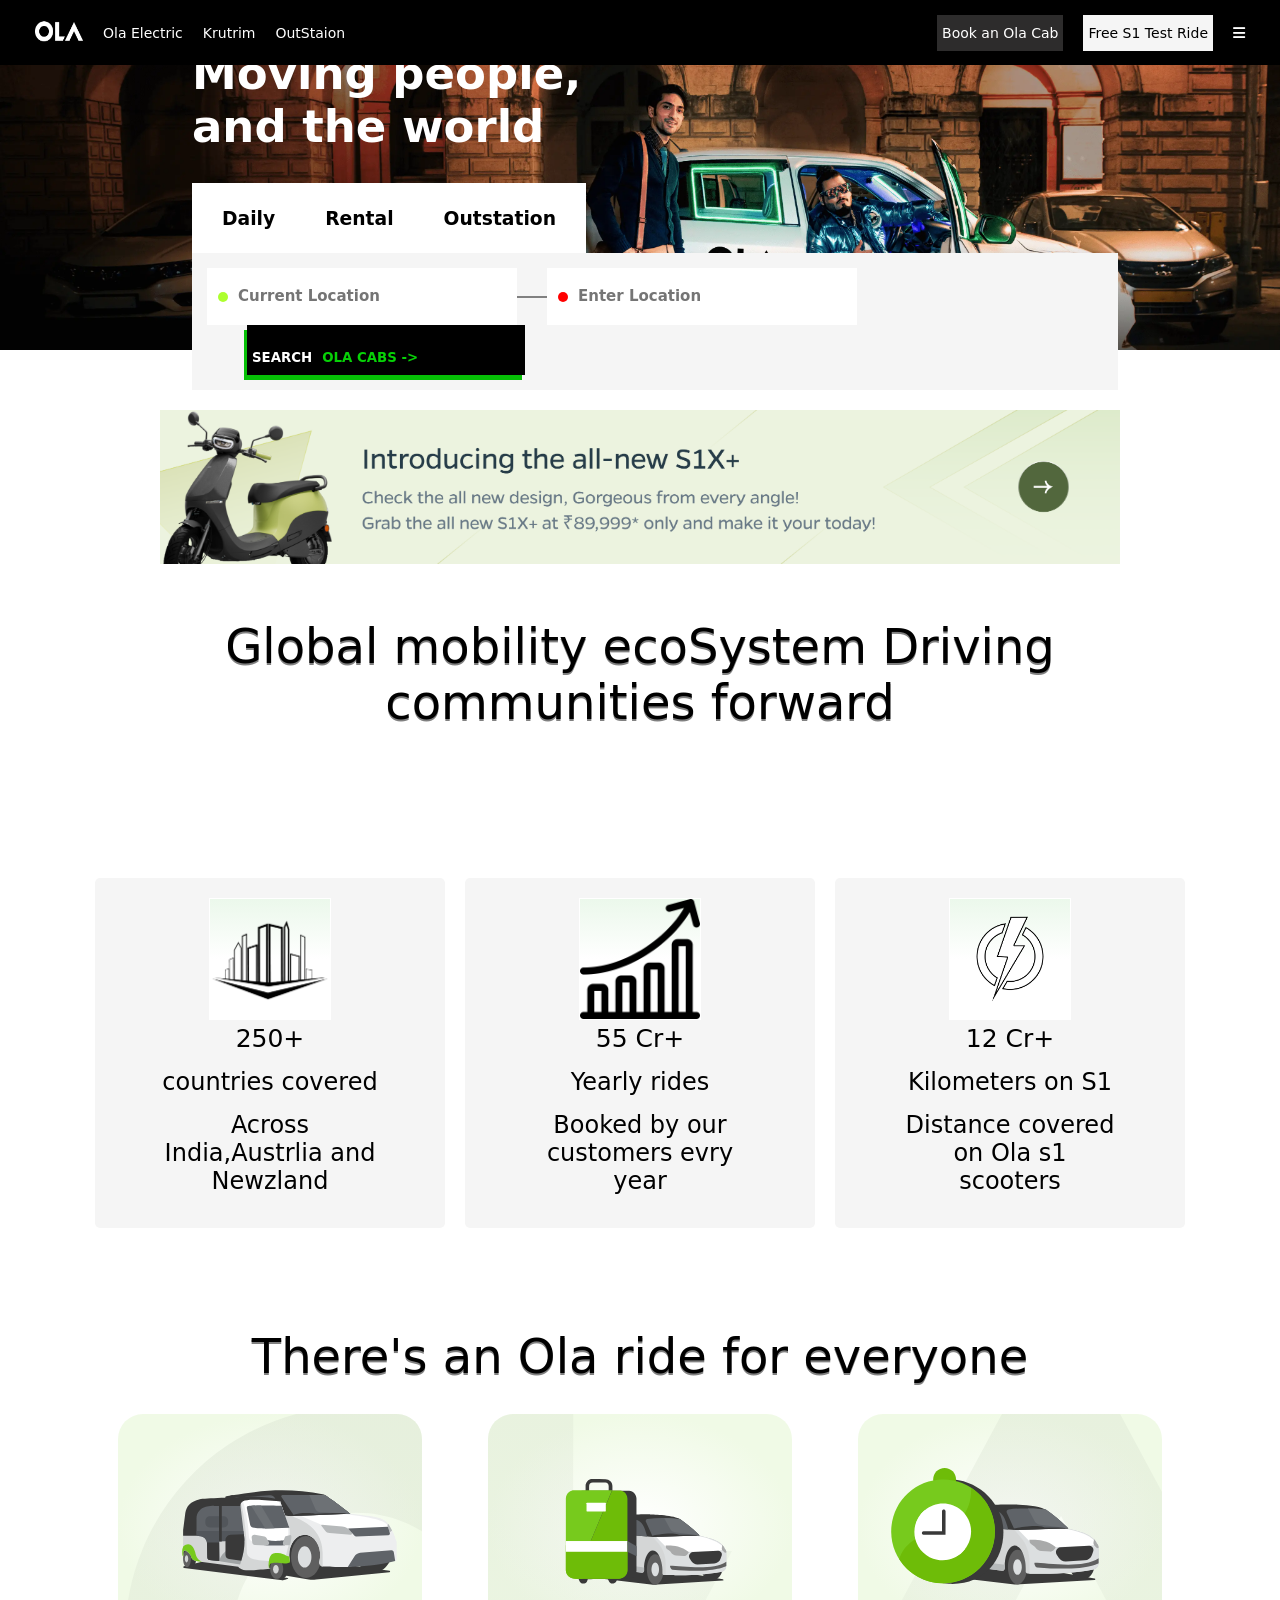
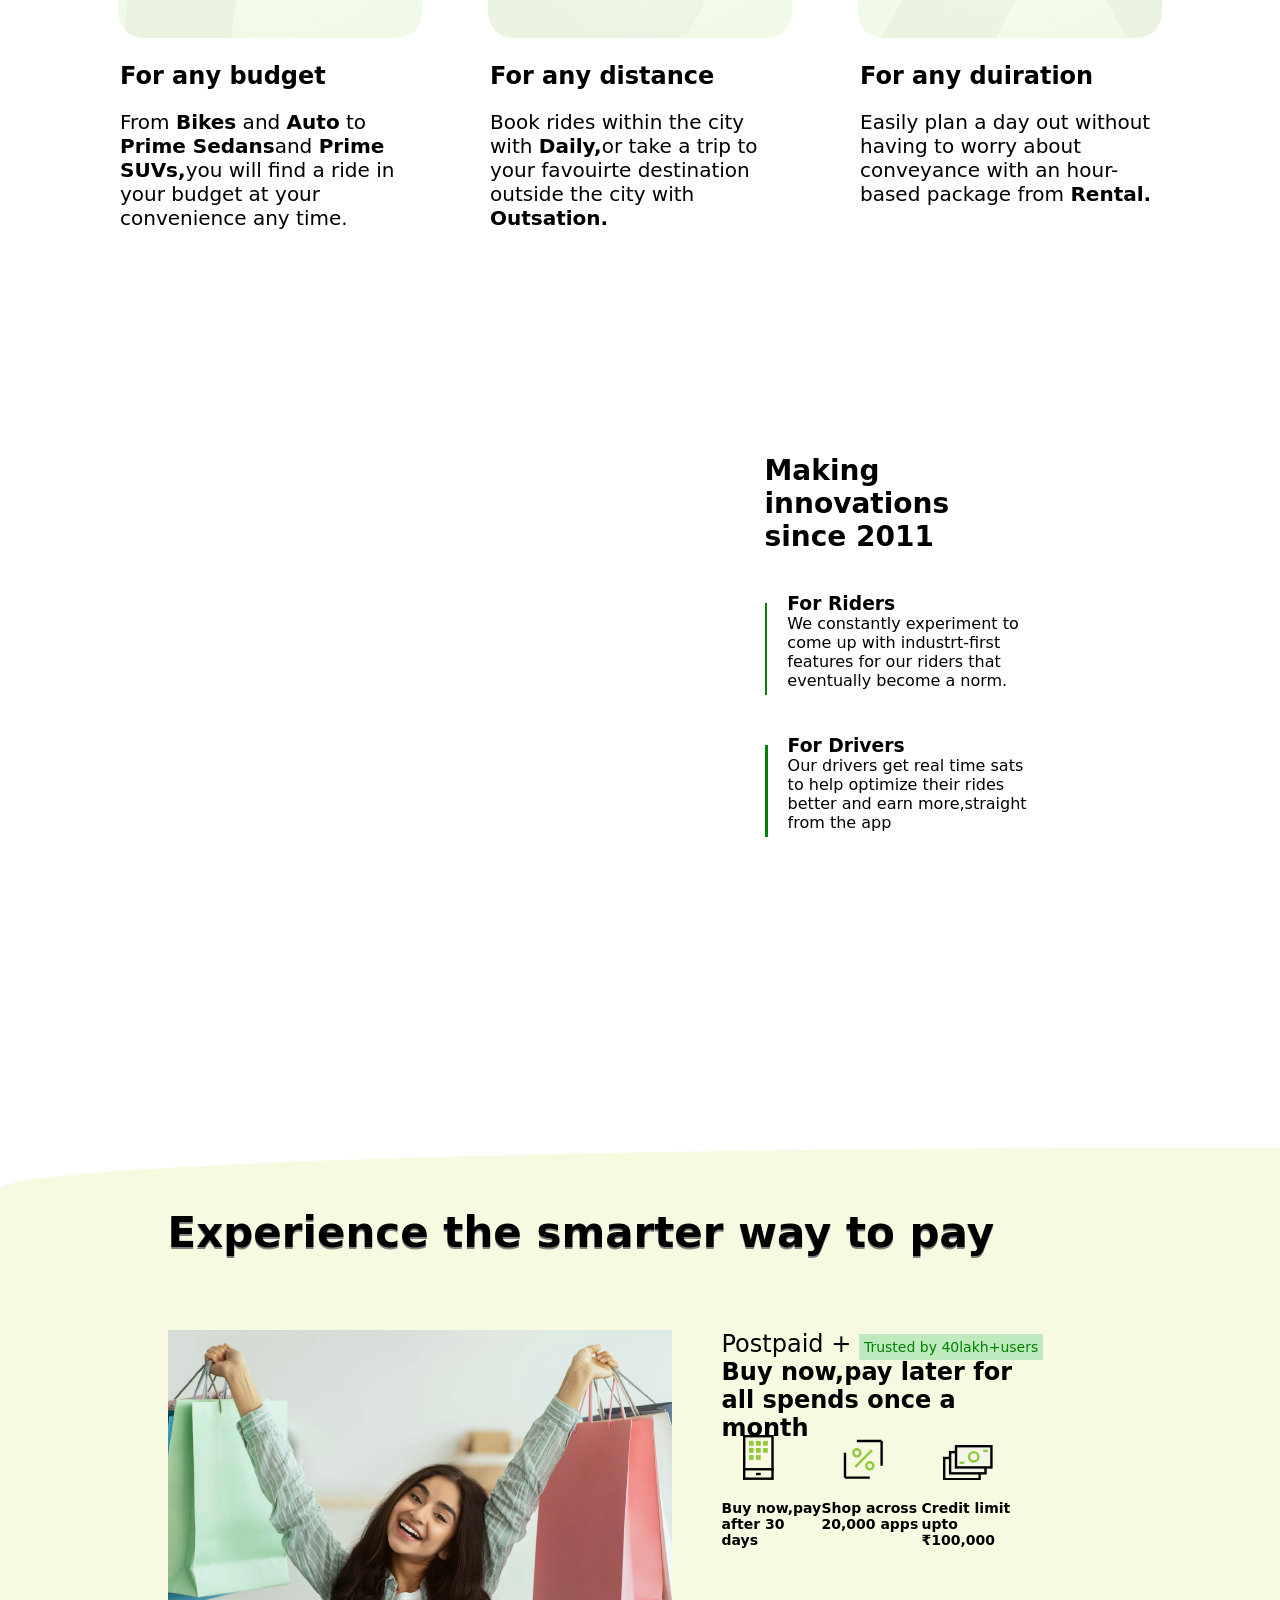
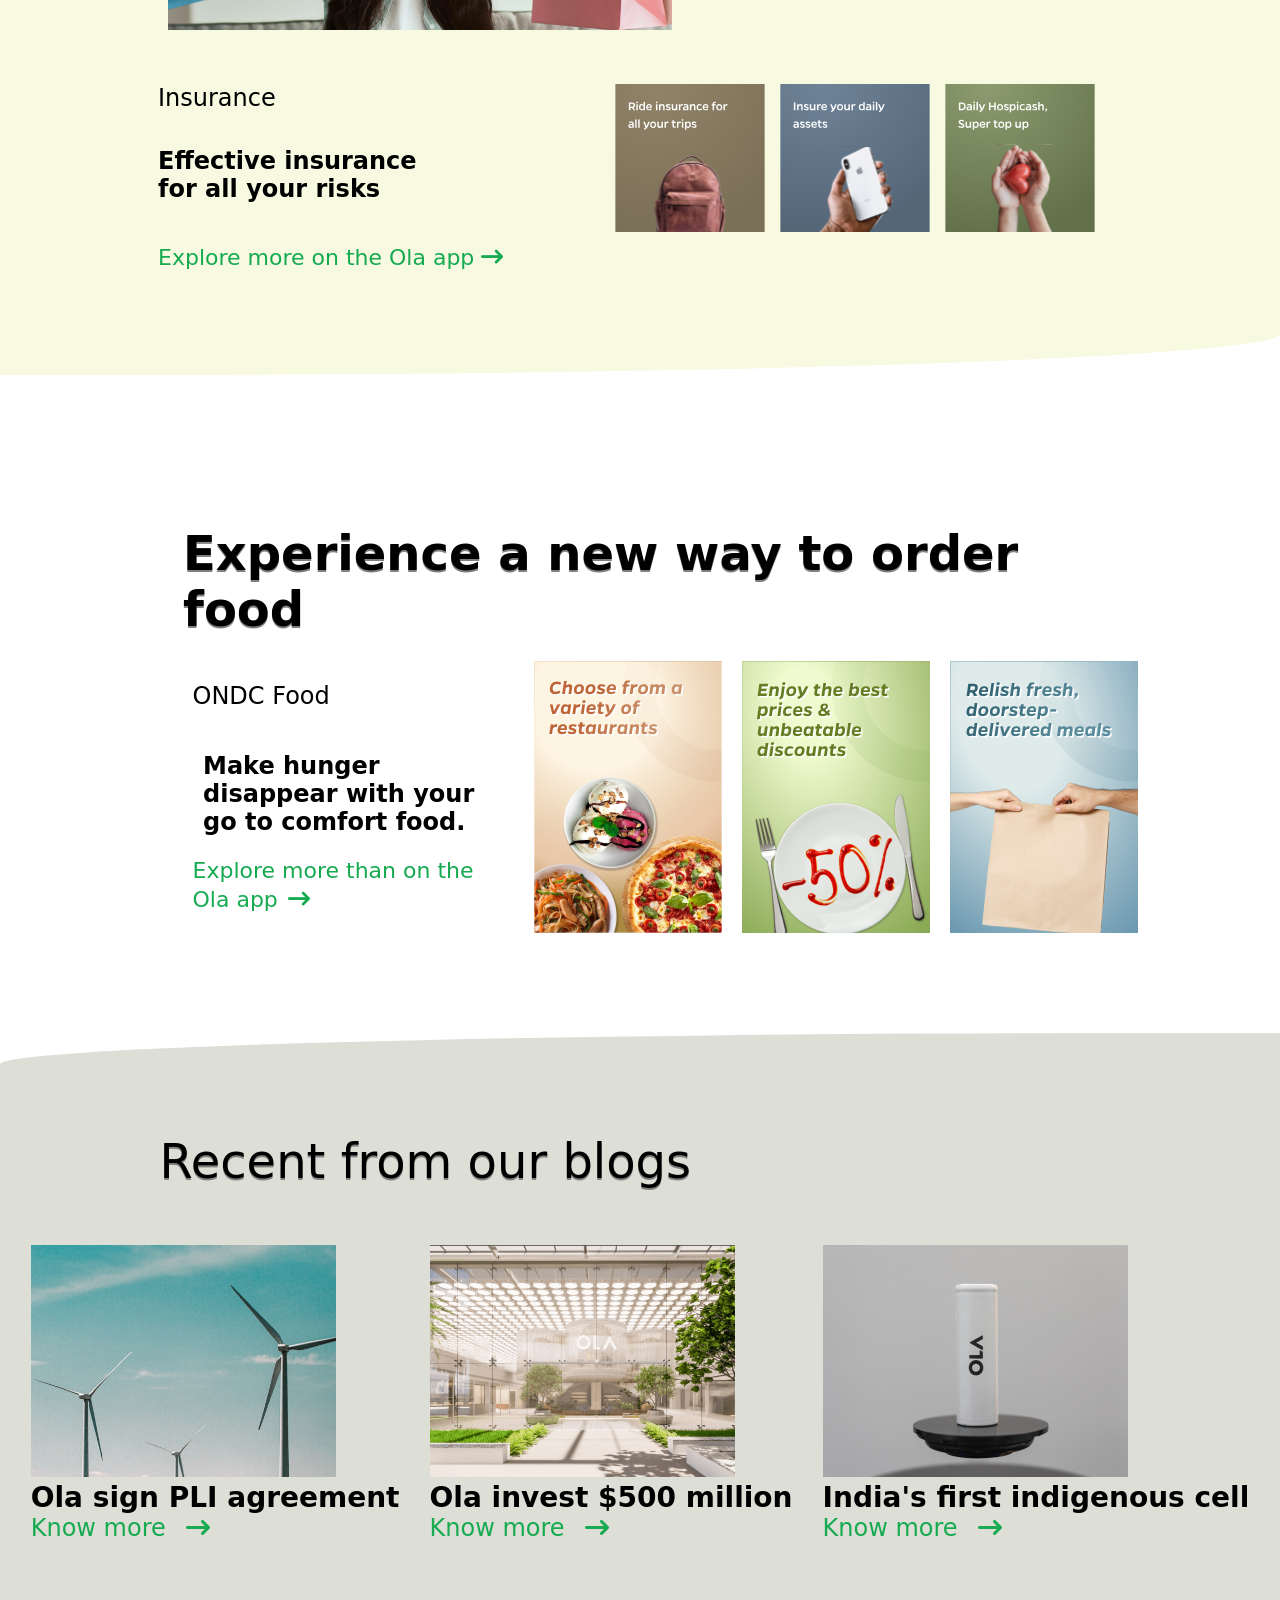
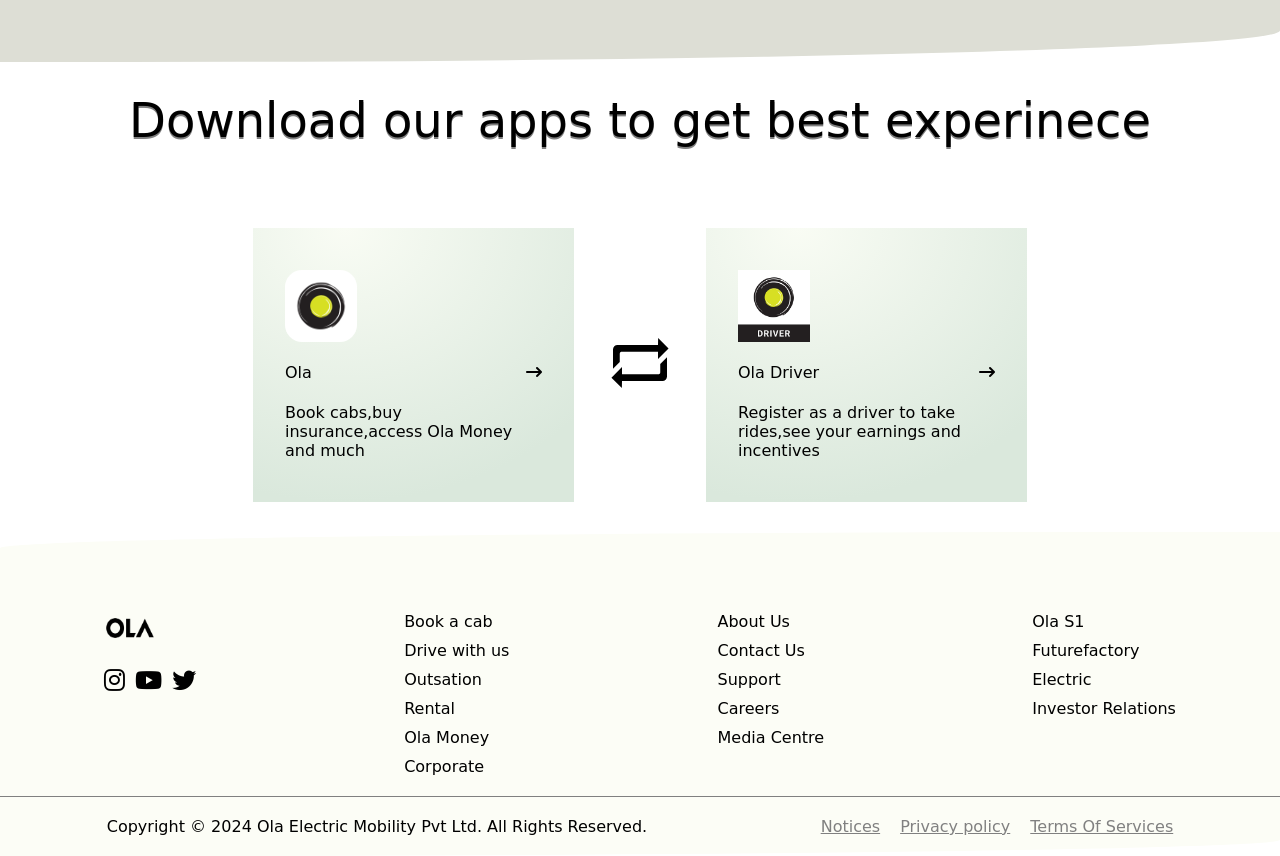
<file: public/index.html>
<!DOCTYPE html>
<html lang="en">
<head>
    <meta charset="UTF-8">
    <meta name="viewport" content="width=device-width, initial-scale=1.0">
    <title>Book cabs Nearby at Best Price</title>
    <link rel="shortcut icon" href="./image/Ola-Cabs-Symbol.png" type="image/x-icon">
    <link rel="stylesheet" href="https://cdnjs.cloudflare.com/ajax/libs/font-awesome/6.5.1/css/all.min.css" />
    <link rel="stylesheet" href="home.css">
</head>
<body>
    <header>
        <!-- mobile view navbar -->
         <div class="hide-navbar">
            <a href="#" class="close-navbar">x</a>
            <a href="#">Book an Ola Cab</a>
            <a href="#">Drive with Ola</a>
            <a href="#">Ola S1</a>
            <a href="olaElectric.html">Ola Electric</a>
            <a href="#">Krutrim</a>
            <a href="#">Outstation</a>
            <a href="#">Ola Future Factory</a>
            <a href="#">Ola Corporate</a>
            <a href="#">Ola Foundation</a>
            <a href="#">Support</a>
         </div>
         <!-- mobile -->
          <div class="mobile-video-clip">
            <video src="./image/banner-video-mob.mp4" autoplay muted loop></video>
          </div>
        <!-- navigation -->

         
        <div class="navabar">
            <div class="containers container1">
                <a href="index.html"><img src="./image/white_ola_logo.png" height="29px" width="48px"></a>
                
                    <a href="olaElectric.html" target="_self" >Ola Electric</a>
                    <a href="#">Krutrim</a>
                    <a href="#">OutStaion</a>
                
            </div>
            <div class=" containers container2">
                <a href="#" class="book_button">Book an Ola Cab</a>
                <a href="#" class="test_ride">Free S1 Test Ride</a>
                <a href="#" class="toggle-bar"><i class="fa-solid fa-bars"></i></a>
            </div>
        </div>

        <div class="header-main">

        
            <div class="booking-info">
                <div class="booking-heading">
                    <h1>Moving people,
                        <br> and the world</h1>
                </div>
                <div class="booking">
    
               
                    <!-- booking tab -->
                    <div class="booking-type">
                        <a href="#"> <h3 class="daily-book">Daily</h3></a>
                        <a href="#"> <h3>Rental</h3></a>
                        <a href="#"><h3>Outstation</h3></a> 
                     </div>
    
                     <!-- booking-timing -->
                     <div class="booking-detail">
                        <div class="daily">
                           
                            <div class="booking-input">
                                <div class="input-boxes">
                                    <span class="green_dot"></span>
                                    <input type="text" placeholder="Current Location">
                                 </div>
                                 
                                 <div class="connect-line"></div>
            
                                 <div class="input-boxes">
                                    <span class="red-dot"></span>
                                    <input type="text" placeholder="Enter Location">
                                 </div>
                                 <button type="submit"><span class="s1" style="color: white;">SEARCH</span> <span class="s2" style="color: rgb(7, 209, 7);">OLA CABS -></span></button>
                            </div>
                        </div>
                   
                        <div class="rental">
                            
                            <div class="booking-input">
                                <div class="input-boxes">
                                    <span class="green_dot"></span>
                                    <input type="text" placeholder="Current Location">
                                 </div>
                                <div class="connect-line"></div>
                                <div class="input-boxes">
                                    <button class="package-button"><i class="fa-regular fa-clock"></i> Select Package</button>
                                </div>
                              <button type="submit"><span class="s1" style="color: white;">SEARCH</span> <span class="s2" style="color: rgb(7, 209, 7);">RENTAL CABS -></span></button>
                           </div>
                        </div>
                        <div class="outstation">
                           
                            <div class="booking-input">
                                <div class="input-boxes">
                                    <span class="green_dot"></span>
                                    <input type="text" placeholder="Current Location">
                                </div>
            
                                 <div class="connect-line"></div>
            
                                 <div class="input-boxes">
                                    <span class="red-dot"></span>
                                    <input type="text" placeholder="Enter Location">
                                </div>
                                 <button type="submit"><span class="s1" style="color: white;">SEARCH</span> <span class="s2" style="color: rgb(7, 209, 7);">OUTSTAION CABS-></span></button>
                            </div>
                        </div>
                     </div>
                </div>
                    
            </div>
        </div>
    </header>
    <main>
        <div class="main-top">
         <!-- test drive page -->
        <div class="test-drive-page">
            <a href="olaElectric.html" target="_blank">
                <img src="./image/index_banner.png" alt="">
           </a>
        </div>  
        <div class="global-record-heading">
            <h2>Global mobility ecoSystem Driving communities forward</h2>
        </div>
       
   
       <!-- global records -->
   
     
       <div class="records-content">
           <div class="covered-contents">
                <div class="covered-contents-1">
                <img src="./image/cityApartment-removebg-preview.png" height="120px" width="120px" alt="">
                </div>
                <div class="covered-contents-2">
                <p class="covered-contents-head">250+ </p> 
                <p class="covered-contents-main">countries covered</p>
                <p class="covered-contents-text">Across India,Austrlia and Newzland</p>
                </div>
           </div>
           <div class="covered-contents">
                <div class="covered-contents-1">
                <img src="./image/diagram.png" height="120px" width="120px" alt="">
                </div>
                <div class="covered-contents-2">
                <p class="covered-contents-head">55 Cr+ </p>
                <p class="covered-contents-main">Yearly rides</p>
                <p class="covered-contents-text">Booked by our customers evry year</p>
                </div>
           </div>
           <div class="covered-contents">
            <div class="covered-contents-1">
               <img src="./image/1727523217312.png" height="120px" width="120px" alt="">
            </div>
            <div class="covered-contents-2">
               <p class="covered-contents-head">12 Cr+</p> 
               <p class="covered-contents-main">Kilometers on S1</p>
               <p class="covered-contents-text">Distance covered on Ola s1 scooters</p>
            </div>
           </div>
       
       </div>
    </div>

       <!-- some content for OLA -->
        <div class="ola-for-everyone">
            <div class="ola-for-everyone-heading">
                <h1>There's an Ola ride for everyone</h1>
            </div>
          
            
            <div class="ola-contents">
                    <div class="rides ride-budget">
                    <div class="content-image">
                        <img src="./image/ride-budget.svg">
                    </div>
                    <div class="content-details">
                        <h2>For any budget</h2>
                        <p>From <strong>Bikes</strong> and <strong>Auto</strong> to <strong>Prime Sedans</strong>and <strong>Prime SUVs,</strong>you will find a ride in your budget at your convenience any time.</p>
                    </div>
                    </div>
                    <div class="rides ride-distance">
                    <div class="content-image">
                        <img src="./image/ride-distance.svg">
                    </div>
                    <div class="content-details">
                        <h2>For any distance</h2>
                        <p>Book rides within the city with <strong>Daily,</strong>or take a trip to your favouirte destination outside the city with <strong>Outsation.</strong> </p>
                    </div>
                    </div>
                    <div class="rides ride-duration">
                        <div class="content-image">
                        <img src="./image/ride-duration.svg" alt="">
                    </div>
                    <div class="content-details">
                        <h2>For any duiration</h2>
                        <p>Easily plan a day out without having to worry about conveyance with an hour-based package from <strong>Rental.</strong></p>
                    </div>
                    </div>
            </div>
            <!-- video clip -->
        <div class="invotaion-section">
            <div class="video-clips">
                <video autoplay  muted loop>
                    <source src="./image/VN20241005_144315.mp4">
                    <!-- <source src="https://s3-ap-southeast-1.amazonaws.com/ola-prod-website/for-drivers.mp4" > -->
                </video>
            </div>
            <div class="video-content-side">
                <div class="video-content-side-head">
                    <h2>Making innovations since 2011</h2>
                </div>
                <div class="for-riders">
                    <div class="empty-loader">
                        <div class="vertical-loader"></div>
                    </div>
                    <div class="for-riders-content">
                        <h3>For Riders</h3>
                        <p>We constantly experiment to come up with industrt-first features for our riders that eventually become a norm.</p>
                    </div>

                </div>
                <div class="for-drivers">
                    <div class="empty-loader">
                        <div class="vertical-loader"></div>
                    </div>
                    <div class="for-drivers-content">
                        <h3>For Drivers</h3>
                        <p>Our drivers get real time sats to help optimize their rides better and earn more,straight from the app</p>
                    </div>
                </div>
                </div>
        </div>
        </div>
     <!-- customer side -->
         <div class="customer-side">
            <div class="customer-side-heading">
                <h2>Experience the smarter way to pay</h2>
            </div>
            <div class="customer-side-content">
               <div class="customer-side-content-top">
                <div class="customer-side-image">
                    <img src="./image/insurance-shop-img.png" alt="">
                </div>
                <div class="customer-side-insurance">
                    <p>Postpaid + <span>Trusted by 40lakh+users</span></p>
                    <p>Buy now,pay later for all spends once a month</p>

                    <div class="insurance-content">
                        <div class="insurance-1">
                            <img src="./image/insurance-1.svg" alt="">
                            <p>Buy now,pay after 30 days</p>
                        </div>
                        <div class="insurance-2">
                            <img src="./image/insurance-3.svg" alt="">
                            <p>Shop across 20,000 apps</p>
                        </div>
                        <div class="insurance-3">
                            <img src="./image/insurance-2.svg" alt="">
                            <p>Credit limit upto ₹100,000 </p>
                        </div>
                    </div>

                </div>
            </div> 
            <div class="customer-side-content-bottom">
                <div class="customer-side-content-bottom-left">
                    <p>Insurance</p>
                    <p>Effective insurance for all your risks</p>
                    <a href="#">Explore more on the Ola app <span><i class="fa-solid fa-arrow-right-long"></i></span></a>
                </div>
                <div class="customer-side-content-bottom-right">
                    <img src="./image/insure-trips.svg" alt="">
                    <img src="./image/insure-daily.svg" alt="">
                    <img src="./image/insure-hospicash.svg" alt="">
                </div>
            </div>
            </div>
         </div>

 <!-- food ordering experince -->

        <div class="food-ordering">
            <div class="food-ordering-heading">
                <h2>Experience a new way to order food</h2>
            </div>
            <div class="food-ordering-main">
                <div class="food-ordering-main-left">
                    <p>ONDC Food</p>
                    <p>Make hunger disappear with your go to comfort food.</p>
                    <a href="#">Explore more than on the Ola app<i class="fa-solid fa-arrow-right-long"></i></a>
                </div>
                <div class="food-ordering-main-right">
                    <img src="./image/foods-variety.png" alt="">
                    <img src="./image/foods-discount.png" alt="">
                    <img src="./image/foods-delivery.png" alt="">
                </div>
            </div>
        </div>
        <!-- recent from blogs  -->
        <div class="recent-blogs">
            <div class="recent-blogs-top">
                <p>Recent from our blogs</p>
            </div>
            <div class="recent-blogs-bottom">
                <div class="ola-agreemnt">
                    <img src="./image/pli-agreement.png" alt="">
                    <p>Ola sign PLI agreement</p>
                    <a href="#">Know more<span><i class="fa-solid fa-arrow-right-long"></i></span> </a>
                </div>
                <div class="ola-investment">
                    <img src="./image/ola-to-invest.png" alt="">
                    <p>Ola invest $500 million</p>
                    <a href="#">Know more<span><i class="fa-solid fa-arrow-right-long"></i></span> </a>
                </div>
                <div class="ola-cell">
                    <img src="./image/indigenous-cell.png" alt="">
                    <p>India's first indigenous cell</p>
                    <a href="#">Know more<span><i class="fa-solid fa-arrow-right-long"></i></span> </a>
                </div>
            </div>
        </div>

        <!-- download app section -->
         <div class="download-contet">
            <div class="download-content-top">
                <p>Download our apps to get best experinece</p>
            </div>
            <div class="download-contet-bottom">
                <a href="#">
                <div class="first-box">
                    <img src="./image/olalogo.svg" alt="">
                    <p><span>Ola </span><span><i class="fa-solid fa-arrow-right-long"></i></span></p>
                    <p>Book cabs,buy insurance,access Ola Money and much</p>
                </div>
            </a>
            <div class="download-direction">
                 <img src="./image/svg_485784.svg" alt="">
            </div>
            <a href="#">
                <div class="second-box">
                    <img src="./image/ola-driver.svg" alt="">
                    <p><span>Ola Driver</span><span><i class="fa-solid fa-arrow-right-long"></i></span></p>
                    <p>Register as a driver to take rides,see your earnings and incentives</p>
                </div>
            </a>
            </div>
         </div>
    </main>

    <!-- footer content -->
    <footer>
        <div class="footer-container">
            <div class="footer-container1">
                <div class="footer-container-top">
                    <img src="./image/Ola-Cabs-Symbol.png" height="32px" width="52px" alt="">
                </div>
                <div class="footer-container-bottom">

                    <a href="#"><i class="fa-brands fa-instagram"></i></a>
                    
                    <a href="#"><i class="fa-brands fa-youtube"></i></a>
                
                    <a href="#"><i class="fa-brands fa-twitter"></i></a>
                </div>
            </div>
            <div class="footer-container2">
                <a href="#">Book a cab</a>
                <a href="#">Drive with us</a>
                <a href="#">Outsation</a>
                <a href="#">Rental</a>
                <a href="#">Ola Money</a>
                <a href="#">Corporate</a>
            </div>
            <div class="footer-container3">
                <a href="#">About Us</a>
                <a href="#">Contact Us</a>
                <a href="#">Support</a>
                <a href="#">Careers</a>
                <a href="#">Media Centre</a>
            </div>
            <div class="footer-container4">
                <a href="#">Ola S1</a>
                <a href="#">Futurefactory</a>
                <a href="#">Electric</a>
                <a href="#">Investor Relations</a>
            </div>
        </div>
        <div class="copyrights-contnet">
             <p>Copyright © 2024 Ola Electric Mobility Pvt Ltd. All Rights Reserved.</p>
            <div class="copyright-links">
                <a href="#">Notices</a>
                <a href="#">Privacy policy</a>
                <a href="#">Terms Of Services</a>
          </div>
          
        </div>
    </footer>
    <script src="script.js"></script>
</body>
</html>
</file>
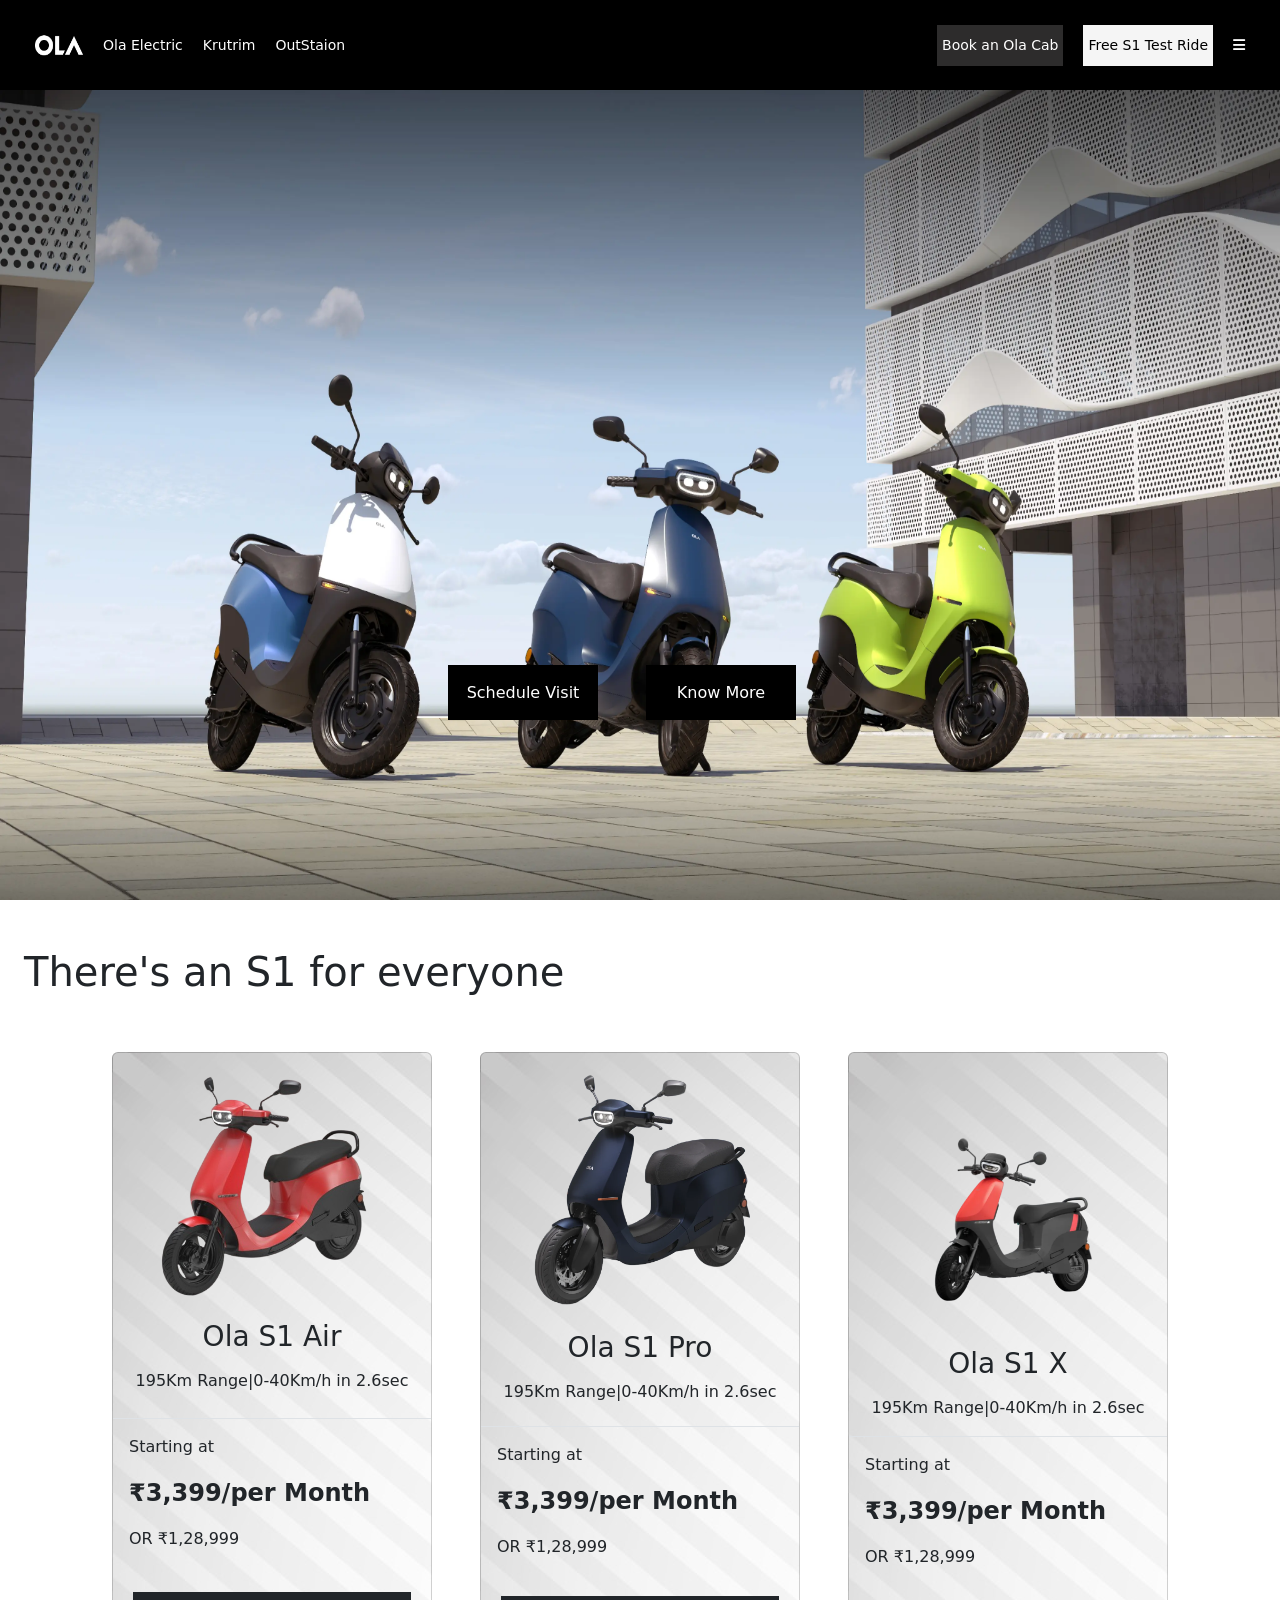
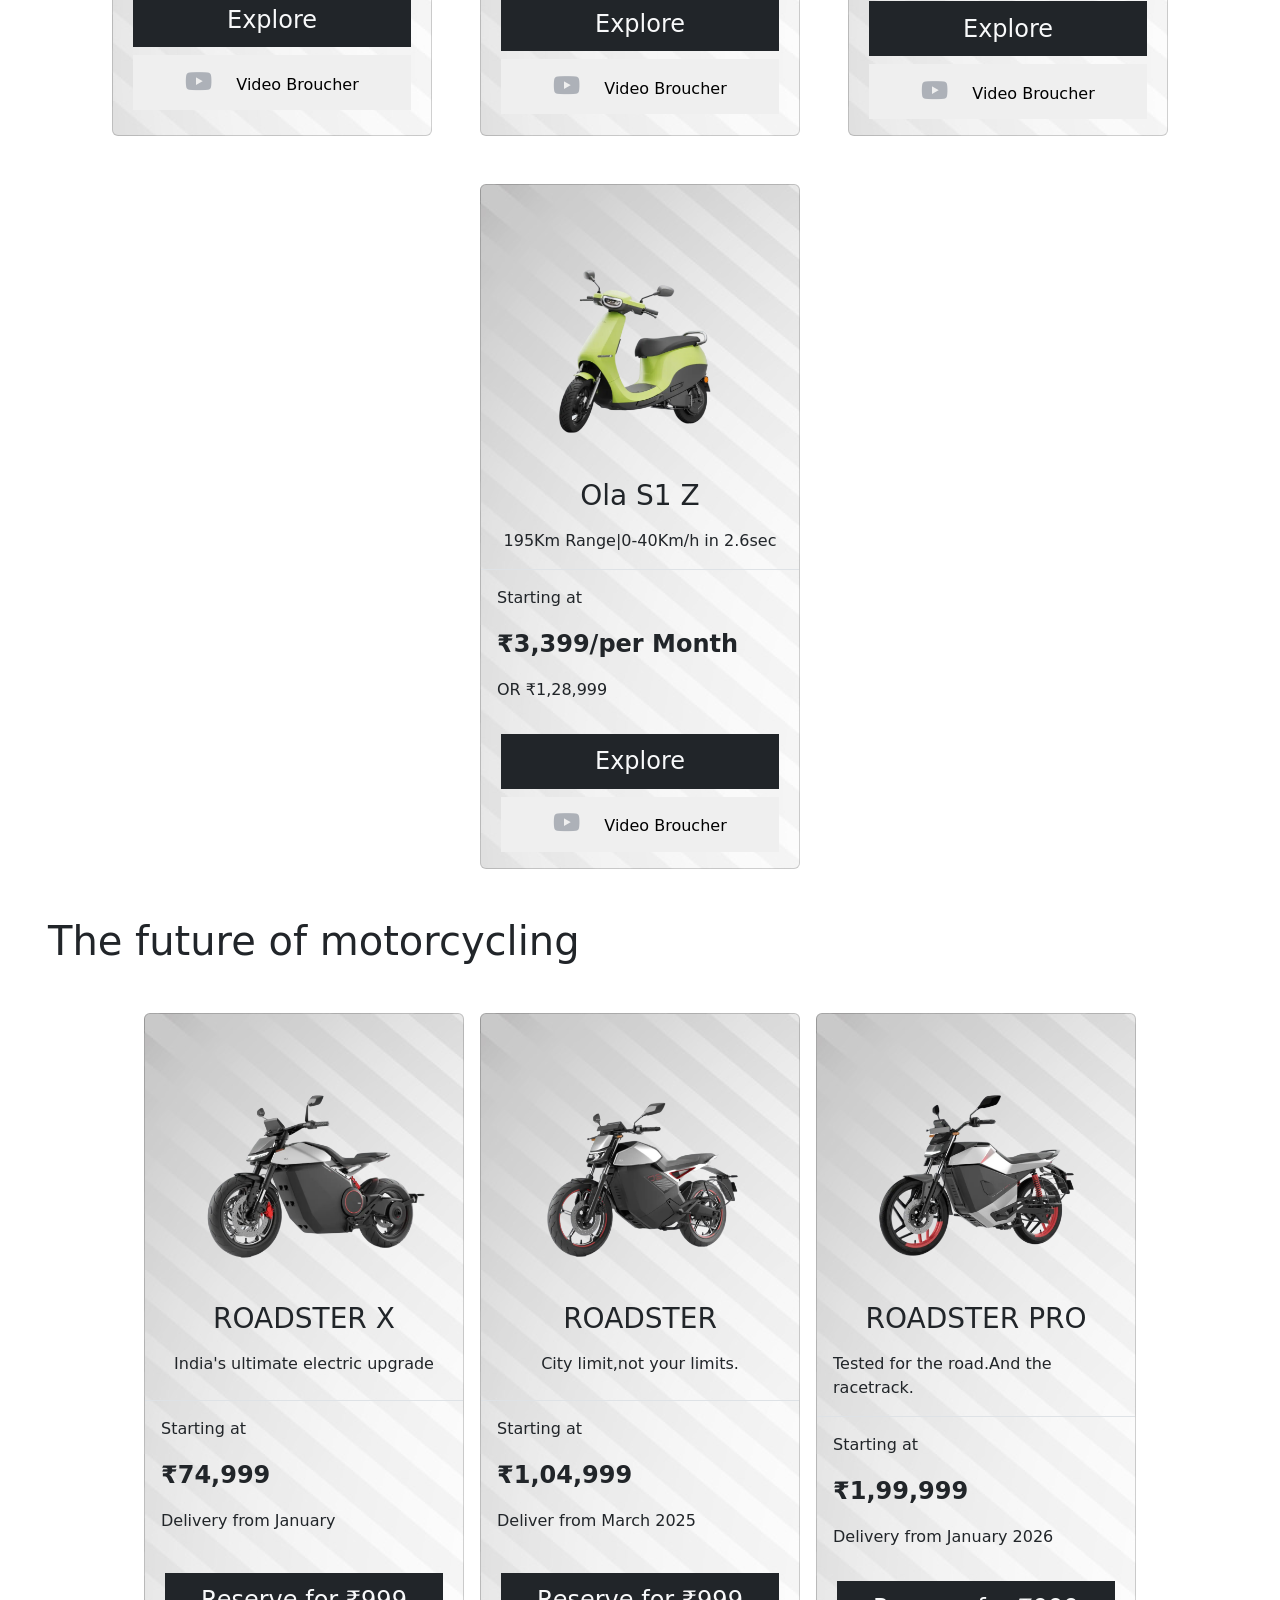
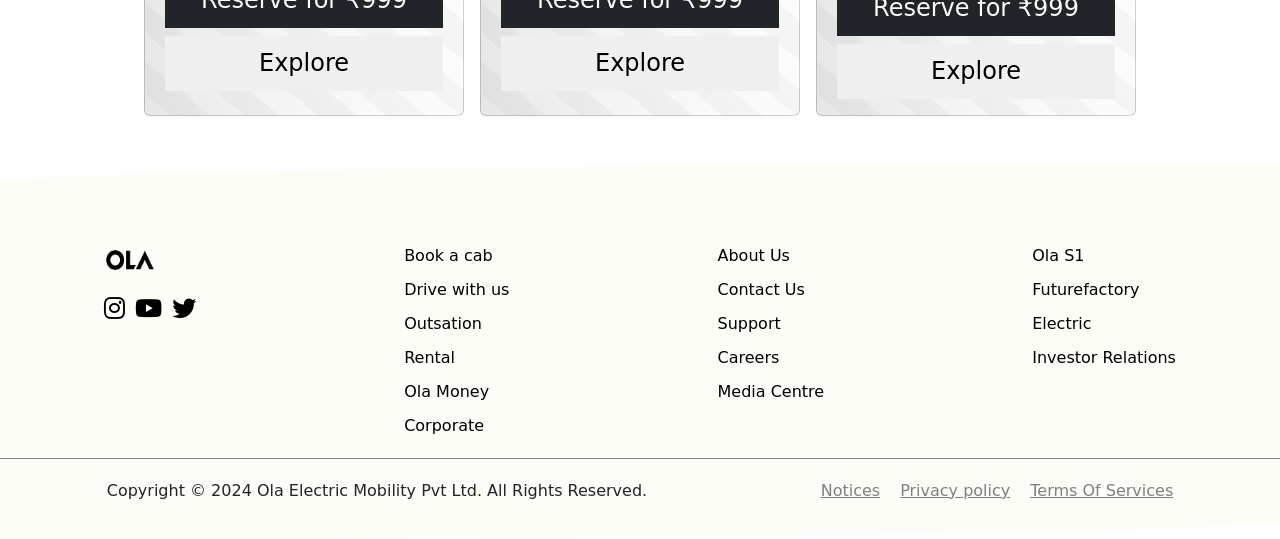
<file: public/olaElectric.html>
<!DOCTYPE html>
<html lang="en">
<head>
    <meta charset="UTF-8">
    <meta name="viewport" content="width=device-width, initial-scale=1.0">
    <title>Book cabs Nearby at Best Price</title>
    <link rel="stylesheet" href="home.css">
    <link rel="stylesheet" href="electric.css">
    <link rel="stylesheet" href="https://cdnjs.cloudflare.com/ajax/libs/font-awesome/6.5.1/css/all.min.css" />


<script src="https://cdn.jsdelivr.net/npm/@popperjs/core@2.9.2/dist/umd/popper.min.js" integrity="sha384-IQsoLXl5PILFhosVNubq5LC7Qb9DXgDA9i+tQ8Zj3iwWAwPtgFTxbJ8NT4GN1R8p" crossorigin="anonymous"></script>
<script src="https://cdn.jsdelivr.net/npm/bootstrap@5.0.2/dist/js/bootstrap.min.js" integrity="sha384-cVKIPhGWiC2Al4u+LWgxfKTRIcfu0JTxR+EQDz/bgldoEyl4H0zUF0QKbrJ0EcQF" crossorigin="anonymous"></script>
<script src="https://cdn.jsdelivr.net/npm/bootstrap@5.0.2/dist/js/bootstrap.bundle.min.js" integrity="sha384-MrcW6ZMFYlzcLA8Nl+NtUVF0sA7MsXsP1UyJoMp4YLEuNSfAP+JcXn/tWtIaxVXM" crossorigin="anonymous"></script>
<link href="https://cdn.jsdelivr.net/npm/bootstrap@5.0.2/dist/css/bootstrap.min.css" rel="stylesheet" integrity="sha384-EVSTQN3/azprG1Anm3QDgpJLIm9Nao0Yz1ztcQTwFspd3yD65VohhpuuCOmLASjC" crossorigin="anonymous"></head>
<body style="overflow-x: hidden;">
    <section>
         <!-- mobile view navbar -->
         <div class="hide-navbar">
            <a href="#" class="close-navbar">x</a>
            <a href="#">Book an Ola Cab</a>
            <a href="#">Drive with Ola</a>
            <a href="#">Ola S1</a>
            <a href="olaElectric.html">Ola Electric</a>
            <a href="#">Krutrim</a>
            <a href="#">Outstation</a>
            <a href="#">Ola Future Factory</a>
            <a href="#">Ola Corporate</a>
            <a href="#">Ola Foundation</a>
            <a href="#">Support</a>
         </div>
       
        <!-- navigation -->

         
        <div class="navabar "style="height: 10vh;">
            <div class="containers container1">
                <a href="index.html"target="_self"><img src="./image/white_ola_logo.png" height="29px" width="48px"></a>
                
                    <a href="#" target="_self">Ola Electric</a>
                    <a href="#">Krutrim</a>
                    <a href="#">OutStaion</a>
                
            </div>
            <div class=" containers container2">
                <a href="#" class="book_button">Book an Ola Cab</a>
                <a href="#" class="test_ride">Free S1 Test Ride</a>
                <a href="#" class="toggle-bar"><i class="fa-solid fa-bars"></i></a>
            </div>
        </div>
    </section>
    <section class="mb-5">
        <div class="slides">
            <div id="carouselExampleControls" class="carousel slide" data-bs-ride="carousel" >
                <div class="ola-electric-img-box  carousel-inner">
                  <div class="carousel-item active ">
                    <img src="./image/homepage1.webp" class="d-block w-100 " alt="..." style="height: 100vh;">
                    <div class="ola-electric-buttons d-flex flex-wrap  gap-2 gap-sm-5  ">
                        <button>Schedule Visit</button>
                        <button>Know More</button>
                    </div>
                  </div>
                  <div class="ola-electric-img-box carousel-item">
                    <img src="./image/homepage2.webp" class="d-block w-100 " alt="..." style="height: 100vh;">
                    <div class="ola-electric-buttons d-flex flex-wrap  gap-2 gap-sm-5 ">
                        <button>Schedule Visit</button>
                        <button>Know More</button>
                    </div>
                  </div>
                  <div class="ola-electric-img-box  carousel-item">
                    <img src="./image/homepage3.webp" class="d-block w-100" alt="..." style="height: 100vh;">
                    <div class="ola-electric-buttons d-flex flex-wrap gap-2 gap-sm-5">
                        <button>Schedule Visit</button>
                        <button>Know More</button>
                    </div>
                  </div>
                  <div class="ola-electric-img-box  carousel-item">
                    <img src="./image/homepage4.webp" class="d-block w-100" alt="..." style="height: 100vh;">
                    <div class="ola-electric-buttons d-flex flex-wrap  gap-2 gap-sm-5 ">
                        <button>Schedule Visit</button>
                        <button>Know More</button>
                    </div>
                  </div>
                </div>
                  
                
                <button class="carousel-control-prev" type="button" data-bs-target="#carouselExampleControls" data-bs-slide="prev">
                  <span class="carousel-control-prev-icon" aria-hidden="true"></span>
                  <span class="visually-hidden">Previous</span>
                </button>
                <button class="carousel-control-next" type="button" data-bs-target="#carouselExampleControls" data-bs-slide="next">
                  <span class="carousel-control-next-icon" aria-hidden="true"></span>
                  <span class="visually-hidden">Next</span>
                </button>
              </div>
        </div>
    </section>
    <h1 class="ms-4 pb-5">There's an S1 for everyone</h1>
    <section class="bikes-demo-section d-flex flex-wrap justify-content-center gap-4 gap-sm-5 ">
     
      <!-- bike 1 -->
      <div class="card  bg-light boxes-1 pt-3" style="width: 20rem;background-image:url(./image/301157.jpg);">
        <img src="./image/Ola-S1-Air-1024x757-removebg-preview.png" class="card-img-top " alt="...">
        <div class="card-body d-flex flex-column gap-2  align-items-center border-bottom">
          <h3 class="card-title ">Ola S1 Air</h3>
          <p class="card-text">195Km Range|0-40Km/h in 2.6sec</p>
        </div>
        <div class="card-body">
          <p class="card-text">Starting at</p>
          <p class="card-text fs-4"><strong>₹3,399/per Month</strong></p>
          <p class="card-text">OR ₹1,28,999</p>
        </div>
        <div class="card-body d-flex flex-column gap-2  align-items-center">
          <button class="card-link bg-dark text-light fs-4">Explore</button>
          <button class="card-link m-0"><span class="pe-4"><i class="fa-brands fa-youtube fs-4" style="color: #adb1b8;"></i></span>Video Broucher</button>

        </div>
      </div>
      <!-- bike 2 -->
      <div class="card bg-light pt-3 boxes-1" style="width: 20rem;background-image:url(./image/301157.jpg);">
        <img src="./image/2021-Ola-S1-Electric-Scooter-13.png" class="card-img-top " alt="...">
        <div class="card-body d-flex flex-column gap-2  align-items-center border-bottom">
          <h3 class="card-title text-center">Ola S1 Pro </h3>
          <p class="card-text m-0">195Km Range|0-40Km/h in 2.6sec</p>
        </div>
        <div class="card-body">
          <p class="card-text">Starting at</p>
          <p class="card-text fs-4"><strong>₹3,399/per Month</strong></p>
          <p class="card-text">OR ₹1,28,999</p>
        </div>
        <div class="card-body d-flex flex-column gap-2  align-items-center">
          <button class="card-link bg-dark text-light fs-4">Explore</button>
          <button class="card-link m-0"><span class="pe-4"><i class="fa-brands fa-youtube fs-4" style="color: #adb1b8;"></i></span>Video Broucher</button>

        </div>
      </div>
      <!-- bike 3 -->
      <div class="card bg-light boxes-1 pt-3" style="width: 20rem;background-image:url(./image/301157.jpg);">
        <img src="./image/ola-s1.png" class="card-img-top " alt="...">
        <div class="card-body d-flex flex-column gap-2  align-items-center border-bottom">
          <h3 class="card-title ">Ola S1 X</h3>
          <p class="card-text">195Km Range|0-40Km/h in 2.6sec</p>
        </div>
        <div class="card-body">
          <p class="card-text">Starting at</p>
          <p class="card-text fs-4"><strong>₹3,399/per Month</strong></p>
          <p class="card-text">OR ₹1,28,999</p>
        </div>
        <div class="card-body d-flex flex-column gap-2  align-items-center">
          <button class="card-link bg-dark text-light fs-4">Explore</button>
          <button class="card-link m-0"><span class="pe-4"><i class="fa-brands fa-youtube fs-4" style="color: #adb1b8;"></i></span>Video Broucher</button>
        </div>
      </div>
      <!-- bike 4 -->
      <div class="card  bg-light boxes-1 pt-3" style="width: 20rem; background-image:url(./image/301157.jpg);">
        <img src="./image/Ola-s2.png" class="card-img-top  " alt="...">
        <div class="card-body d-flex flex-column gap-2  align-items-center border-bottom">
          <h3 class="card-title text-center">Ola S1 Z</h3>
          <p class="card-text">195Km Range|0-40Km/h in 2.6sec</p>
        </div>
        <div class="card-body">
          <p class="card-text">Starting at</p>
          <p class="card-text fs-4"><strong>₹3,399/per Month</strong></p>
          <p class="card-text">OR ₹1,28,999</p>
        </div>
        <div class="card-body d-flex flex-column gap-2  align-items-center">
          <button class="card-link bg-dark text-light fs-4">Explore</button>
          <button class="card-link m-0 "><span class="pe-4 "><i class="fa-brands fa-youtube fs-4" style="color: #adb1b8;"></i></span>Video Broucher</button>

        </div>
      </div>
    </section>
    <h1 class="mt-5 mb-5 ms-5" >The future of motorcycling</h1>
    <section class="d-flex flex-wrap justify-content-center gap-3">
         <!-- bikes 1 -->
         <div class="card boxes-1 bg-light " style="width: 20rem; background-image:url(./image/301157.jpg);">
          <img src="./image/bike1.png" class="card-img-top  " alt="...">
          <div class="card-body d-flex flex-column gap-2  align-items-center border-bottom">
            <h3 class="card-title text-center">ROADSTER X</h3>
            <p class="card-text">India's ultimate electric upgrade</p>
          </div>
          <div class="card-body">
            <p class="card-text">Starting at</p>
            <p class="card-text fs-4"><strong>₹74,999</strong></p>
            <p class="card-text">Delivery from January</p>
          </div>
          <div class="card-body d-flex flex-column gap-2  align-items-center">
            <button class="card-link bg-dark text-light fs-4">Reserve for ₹999</button>
            <button class="card-link m-0 fs-4">Explore</button>
  
          </div>
        </div>
         <!-- bikes 2 -->
         <div class="card  bg-light boxes-1" style="width: 20rem; background-image:url(./image/301157.jpg);">
          <img src="./image/bike2.png" class="card-img-top  " alt="...">
          <div class="card-body d-flex flex-column gap-2  align-items-center border-bottom">
            <h3 class="card-title text-center">ROADSTER</h3>
            <p class="card-text">City limit,not your limits.</p>
          </div>
          <div class="card-body">
            <p class="card-text">Starting at</p>
            <p class="card-text fs-4"><strong>₹1,04,999</strong></p>
            <p class="card-text">Deliver from March 2025</p>
          </div>
          <div class="card-body d-flex flex-column gap-2  align-items-center">
            <button class="card-link bg-dark text-light fs-4">Reserve for ₹999</button>
            <button class="card-link m-0 fs-4">Explore</button>
  
          </div>
        </div>
         <!-- bikes 1 -->
         <div class="card  bg-light boxes-1" style="width: 20rem; background-image:url(./image/301157.jpg);">
          <img src="./image/bike3.png" class="card-img-top  " alt="...">
          <div class="card-body d-flex flex-column gap-2  align-items-center border-bottom">
            <h3 class="card-title text-center">ROADSTER PRO</h3>
            <p class="card-text">Tested for the road.And the racetrack.</p>
          </div>
          <div class="card-body">
            <p class="card-text">Starting at</p>
            <p class="card-text fs-4"><strong>₹1,99,999</strong></p>
            <p class="card-text">Delivery from January 2026</p>
          </div>
          <div class="card-body d-flex flex-column gap-2  align-items-center">
            <button class="card-link bg-dark text-light fs-4">Reserve for ₹999</button>
            <button class="card-link m-0 fs-4">Explore</button>
  
          </div>
        </div>
    </section>
<!-- footer -->
    <footer class="mt-5">
      <div class="footer-container">
          <div class="footer-container1">
              <div class="footer-container-top">
                  <img src="./image/Ola-Cabs-Symbol.png" height="32px" width="52px" alt="">
              </div>
              <div class="footer-container-bottom">

                  <a href="#"><i class="fa-brands fa-instagram"></i></a>
                  
                  <a href="#"><i class="fa-brands fa-youtube"></i></a>
              
                  <a href="#"><i class="fa-brands fa-twitter"></i></a>
              </div>
          </div>
          <div class="footer-container2">
              <a href="#">Book a cab</a>
              <a href="#">Drive with us</a>
              <a href="#">Outsation</a>
              <a href="#">Rental</a>
              <a href="#">Ola Money</a>
              <a href="#">Corporate</a>
          </div>
          <div class="footer-container3">
              <a href="#">About Us</a>
              <a href="#">Contact Us</a>
              <a href="#">Support</a>
              <a href="#">Careers</a>
              <a href="#">Media Centre</a>
          </div>
          <div class="footer-container4">
              <a href="#">Ola S1</a>
              <a href="#">Futurefactory</a>
              <a href="#">Electric</a>
              <a href="#">Investor Relations</a>
          </div>
      </div>
      <div class="copyrights-contnet">
           <p>Copyright © 2024 Ola Electric Mobility Pvt Ltd. All Rights Reserved.</p>
          <div class="copyright-links">
              <a href="#">Notices</a>
              <a href="#">Privacy policy</a>
              <a href="#">Terms Of Services</a>
        </div>
        
      </div>
  </footer>

    <script src="script.js"></script>
</body>
</html>
</file>
<file: public/home.css>
*{
    margin: 0%;
    padding: 0%;
    font-family: system-ui, -apple-system, BlinkMacSystemFont, 'Segoe UI', Roboto, Oxygen, Ubuntu, Cantarell, 'Open Sans', 'Helvetica Neue', sans-serif;
}
body{
    width: 100vw;
    display: flex;
    flex-direction: column;
    overflow-x: hidden;
}

.hide-navbar{
    background-color: #F9FCF4;
    display: flex;
    flex-direction: column;
    align-items: center;
    row-gap: 20px;
    height: 100vh;
    width: 425px;
    overflow-y: scroll;
    z-index: 12;
   position: absolute;
   right: 0%;
   top: 0%;

   display: none;
 
}

.hide-navbar a{
    text-decoration: none;
    color: black;
    font-size: 22px;
    font-weight: 600;
}
.hide-navbar a:first-child{
    padding-left: 300px;
}
/* mobile video */
.mobile-video-clip video{
 display: none;
width:  100vw;
height: 330px;
}

.navabar{
    
    background-color: black;
    width: 100vw;
    height: 45px;
    display: flex;
    justify-content: space-between;
    /* gap: 600px; */
    align-items: center;
    flex-wrap: wrap;
    padding: 10px 0px;
    position: fixed;
    top: 0%;
    left: 0%;
    right: 0%;
    z-index: 10;
    
}
.containers{
    display: flex;
    align-items: center;
    flex-wrap: wrap;
    gap: 20px;
    padding:  0px 15px;
    margin: 0 20px;
}
.navabar a{
    text-decoration: none;
    color: white;
    font-size: 14px;
}

.book_button{
    background-color: rgb(45, 44, 44);
    padding: 10px 5px;
   
}
a.test_ride {
    background-color: whitesmoke;
    padding: 10px 5px;
    color: black;

}
.header-main{
    background-image: url(./image/hero-banner.webp);
    background-repeat: no-repeat;
    background-size: cover;
    width: 100vw;
    height: 350px;
    /* padding: 100px 0px; */
    position: relative;
}
.booking-info{
    position: absolute;
    bottom: -40px;
    left: 15%;
    z-index: 8;
}
.booking-info{
    display: flex;
    flex-direction: column;
    align-items: flex-start;
    gap: 30px;
}
.booking-info h1{
    color: white;
    font-size: 45px;
}
.booking-type{
        display: flex;
        justify-content: space-between;
        align-items: center;
        flex-wrap: wrap;
        background-color: white;
        height: 40px;
        width: 334px;
        padding: 15px 30px;
      
}
.booking-type a{
    text-decoration: none;
    color: black;
}
.daily {
    background-color:whitesmoke;
    width: 70vw;
    padding: 15px;
    z-index: 5;
 
}
.booking-input{
   display: flex;
    justify-content: flex-start;
    flex-wrap: wrap;
}
input,button{
    height: 55px;
    width: 278px;
   outline: none;
    border: none;
}

input::placeholder{
    font-weight: 600;
    font-size: 15px;
}
.red-dot {
   background-color: red;
   height: 10px;
   width: 10px;
   border-radius: 50%;
   margin: 10px;
    
}
.green_dot{
    background-color: greenyellow;
    height: 10px;
    width: 10px;
    border-radius: 50%;
    margin: 10px;
     
}

.connect-line{
    width: 30px;
    background-color:gray;
    height: 2px;
    outline: none;
    display: flex;
    align-self: center;
    flex-wrap: wrap;
   }
   .booking-input button{
       height: 40px;
       font-weight:900;
       cursor: pointer;
       padding: 25px 0px;
       display: flex;
       align-items: center;
    /* justify-content: center; */
    /* border-radius: 25px; */
       flex-wrap: wrap;
       background-color: black;
       box-shadow: -3px 5px  rgb(6, 192, 6);
       margin-left: 40px;
   }
   .booking-input button span{
       padding: 0px 5px; 
       
   }
   .input-boxes{
    display: flex;
    align-items: center;
    /* flex-wrap: wrap; */
    border: 1px solid white;
    background-color: white;
    outline: none;
    
}

.booking-type a h3{
    position: relative;
}
.booking-type a h3::before{
    position: absolute;
    bottom: -5px;
    content: " ";
    width: 100%;
    height: 2.5px;
    background-color: black;
    transition:.3s;
    transform: scaleX(0);
}

.booking-type a h3:active::before{
    
    transform: scaleX(1);
 
}

.rental,.outstation ,.daily{
        display: none;
    }
   
     .daily{
        display: block;
     }


   /*   new-scotter page redirect */
   .main-top{
    display: flex;
    flex-direction: column;
    align-items: center;
    gap: 30px;
   }

   .test-drive-page a{
    padding-top: 60px;
    text-decoration: none;
    color: black;
   }
   .test-drive-page a img{
    height: 154px;
    width: 100%;
   }
   .test-drive-page{
    display: flex;
    flex-direction: column;
    align-items: center;
    flex-wrap: wrap;
   }
  
  /*  golbal records */

  .global-record-heading {
    height: 250px;
    width: 950px;
    }

  .global-record-heading  h2{
    text-shadow:  0px 2px gray;
    padding: 20px 10px;
    text-align: center;
    font-size: 48px;
    font-weight: 400;
}

  .records-content{
     display: flex;
    /* justify-content: center; */
    align-items: center;
    flex-wrap: wrap;
    gap: 20px;
    
    
  }
  .records-content .covered-contents{
    width: 350px;
    display: flex;
    flex-direction: column;
    /* justify-content: center; */
    align-items: center;
  }
  .covered-contents img{
    
    border: 1px solid white;
    background:linear-gradient(180deg,rgb(235, 248, 235),white,white);
    margin-top: 20px;

  }
  .covered-contents{
    height: 350px;
    background-color: whitesmoke;
    border-radius: 5px;
  }
  .covered-contents-2{
    display: flex;
    flex-direction: column;
    gap: 15px;
  }
  .covered-contents-2 p:first-child{
    text-align: center;
    font-weight: 400;
  }
  .covered-contents-2 p:nth-child(2){
    text-align: center;
    font-size: 24px;
  }
  .covered-contents-2 p:nth-child(3){
    text-align: center;
    width: 220px;
    font-size: 24px;
  }


.covered-contents-head{
    font-size: 25px;
    font-weight: 900;
}
.covered-contents-main{
    font-size: 22px;
    font-weight: 500;
}

/* ola contents */
.ola-for-everyone-heading h1{
    font-size: 48px;
    font-weight: 500;
    text-shadow:  0px 2px gray;
   
   padding-bottom: 30px;
}
.ola-for-everyone{

    padding-top: 100px;
    display: flex;
    flex-direction: column;
    align-items: center;

    
}

.ola-contents{
    display: flex;
    justify-content: center;
    gap: 70px;
    flex-wrap: wrap;
    width: 100vw;
   
}
.ola-contents img{
    border-radius: 25px;
}

.rides{
   display: flex;
   flex-direction: column;
   align-items: center;
    height: 450px;
    width: 300px;
}
.rides h2{
    padding:20px 0px;
}
.rides p{
    font-size: 20px;
}

.invotaion-section{
  margin-top: 10%;
  display: flex;
  justify-content: center;
  align-items: center;
  flex-wrap: wrap;
  gap: 40px;
  padding-bottom: 152px;
  width: 100vw;
}
.ola-for-everyone video{
    height: 600px;
    width: 484px;
}

.video-content-side{
    width: 315px;
    height: 520px;
}
.video-content-side h2{
   font-size: 28px;
    padding: 20px;
}
.empty-loader{
    height: 92px;
    width: 10px;
    margin-top: 10px;
    background-color:rgb(15, 217, 106);
    position: relative;
    overflow: hidden;

}
.vertical-loader{
    width: 100%;        
    height: 100%;         
    background-color:green;  
    position: absolute;
    bottom: 0;
    animation: loading 37s linear infinite;
}

@keyframes loading {
    0% {
        transform: translateY(-100%); 
    }
    100% {
        transform: translateY(100%); 
    }
}
.for-riders,.for-drivers{
    display: flex;
    justify-content: space-between;
    gap: 20px;
    padding: 20px;

}
/* customer-side */
.customer-side{
    display: flex;
    flex-direction: column;
    align-items: center;
    flex-wrap: wrap;
    gap: 30px;
    padding-top: 60px;
    background-color:  rgb(247, 249, 225);
    border-top-left-radius:  90% 5%;
    border-bottom-right-radius: 90% 5%;
    width: 100vw;
}
.customer-side h2{
    font-size: 42px;
    text-shadow: 0px 2px gray;
    height: 92px;
    width: 965px;
    margin-left: 20px;
}
.customer-side-content{
    display: flex;
    justify-content: center;
    flex-wrap: wrap;
    margin-left: 20px;
    gap: 50px;
    margin-bottom: 105px;
}
.customer-side-image img{
    width: 504px;
    height: 300px;

}
.customer-side-insurance{
    display: flex;
    flex-direction: column;
    align-items: flex-start;
    flex-wrap: wrap;
    column-gap: 2px;
    width: 411px;
    height: 300px;
}
.customer-side-insurance p:first-child{
    font-size: 24px;
}
.customer-side-insurance p:first-child span{
    font-size: 14px;
    background-color: rgb(190, 234, 190);
    color: green;
    padding: 5px;
}
.customer-side-insurance p:nth-child(2){
    font-size: 24px;
    font-weight: 600;
    height: 64px;
    width: 300px;
}


.insurance-content{
    display: flex;
    justify-content: space-around;
    flex-wrap: wrap;
    
}
.insurance-content img{
    height: 58px ;
    width: 58px;
}
.insurance-1,.insurance-2,.insurance-3{
    display: flex;
    flex-direction: column;
    flex-wrap: wrap;
    align-items: center;
    row-gap:20px ;
}
.insurance-content .insurance-1 p,.insurance-content .insurance-2 p ,.insurance-content .insurance-3 p{
    font-size: 14px;
    width: 100px;
    height: 36px;
}

/* customer side-content */


.customer-side-content-top{
    display: flex;
    justify-content: space-between;
    /* flex-wrap: wrap; */
    gap: 50px;
}
.customer-side-content{
    display: flex;
    flex-direction: column;
    justify-content: center;
    align-items: center;
    flex-wrap: wrap;
}

.customer-side-content-bottom{
    display: flex;
    flex-wrap: wrap;
    gap: 30px;
    /* width: 965px; */
}
.customer-side-content-bottom-left{
    display: flex;
    flex-direction: column;
    justify-content: space-between;
    flex-wrap: wrap;
    height: 186px;
    width: 380px;
}
.customer-side-content-bottom-right{
    display: flex;
    flex-wrap: wrap;
    justify-content: center;
    gap: 15px;
    height: 186px;
    width: 574px;
}
.customer-side-content-bottom-left p:first-child{
    font-size: 24px;
}
.customer-side-content-bottom-left p:nth-child(2){
    font-size: 24px;
    font-weight: 700;
    width: 300px;
    height: 64px;
}
.customer-side-content-bottom-left a{
    text-decoration: none;
    color: #16AA51;
    font-size: 22px;
    
}
.customer-side-content-bottom-right img{
    height: 148px;
    width: 150px;
}


/* food-ordreing */
.food-ordering{
    /* height: 749px; */
 /*    width: 1440px; */
   row-gap: 40px;
    display: flex;
    flex-direction: column;
    align-items: center;
    justify-content:flex-start;
    flex-wrap: wrap;
    margin-top: 150px;
    margin-left: 50px;
    margin-bottom: 100px;
    
}
.food-ordering-heading h2{
    font-size: 48px;
    text-shadow: 0px 2px gray;
    height: 96px;
    width: 964px;
   
}
.food-ordering-main{
    display: flex;
    justify-content: space-between;
    gap: 20px;

}
.food-ordering-main-left{
    width: 321px;

    display: flex;
    flex-direction: column;
    justify-content: space-around;
    align-items: center;
}
.food-ordering-main-left a  i{
  margin-left: 10px;
  margin-top: 5px;
}
.food-ordering-main-left p:first-child{
    font-size: 24px;
    height: 28px;
    width: 321px;
}
.food-ordering-main-left p:nth-child(2){
    font-size: 24px;
    font-weight: 700;
    width: 300px;
    height: 64px;
}
.food-ordering-main-left a{
    text-decoration: none;
    color: #16AA51;
    font-size: 22px;
}
.food-ordering-main-right{
    display: flex;
   justify-content: space-between; 
   gap: 20px;
}

/* recent-from blogs */

.recent-blogs{
    display: flex;
    flex-direction: column;
    align-items: center;
    background-color:  rgb(221, 222, 213);
     border-top-left-radius:  90% 5%;
     border-bottom-right-radius: 90% 5%;
     width: 100%;
     padding: 100px 0px;
}
.recent-blogs-top p{
    font-size: 48px;
    text-shadow: 0px 2px gray;
}
.recent-blogs-top{
    height: 92px;
    width: 961px;
}
.recent-blogs-bottom div img{
    height: 232px;
    width: 305px;

}
.recent-blogs-bottom{
    display: flex;
    gap: 30px;
    padding: 20px;
}
.recent-blogs-bottom p{
    font-size: 28px;
    font-weight: 600;
}
.recent-blogs-bottom a{
    text-decoration: none;
    color: #16AA51;
    font-size: 24px;
    display: flex;
    gap: 20px;
    align-items: center;
}
/* application downlod content */

.download-contet{
    margin: 30px;
    display: flex;
    flex-direction: column;
    align-items: center;
    row-gap: 30px;
}
.download-contet .download-content-top p{
    font-size: 48px;
    text-shadow: 0px 2px gray;
    /* height: 92px;
    width: 492px; */
  padding-bottom: 50px;
}
.download-direction i{
    width: 30px;
}
.download-contet-bottom div p{
    font-size: 16px;
    display: flex;
    justify-content: space-between;
    color: black;
}
.download-contet-bottom{
    display: flex;
    align-items: center;
    gap: 30px;
}
.download-contet-bottom a{
    text-decoration: none;
}
.download-contet-bottom a div{
    display: flex;
    flex-direction: column;
    justify-content: space-around;
    width: 257px;
    height: 210px;
    background: radial-gradient(100% 100% at 28.66% 0%, #F9FCF4 0%, rgb(218, 232, 220));
    padding: 32px;
    
    
}
.download-contet-bottom div img{
    height: 72px;
    width: 72px;
}
/* footer-content */
footer{
    background-color:  rgb(252, 253, 246);
    border-top-left-radius:  90% 5%;
    border-bottom-right-radius: 90% 5%;
    width: 100%;
}
.footer-container{
    display: flex;

    padding-top: 60px;
    justify-content: space-around;
   
  
}
.footer-container a{
    text-decoration: none;
    color: black;
}
.footer-container1{
    display: flex;
    /* justify-content: space-around; */
    flex-direction: column;
    gap: 20px;
    padding:20px 20px;

}
.footer-container-bottom{
    display: flex;
    /* justify-content:space-between ; */
    gap: 10px;
}
.footer-container-bottom a i{
    font-size: 24px;
}
.footer-container-bottom a:nth-child(1):hover{
    color: rgb(244, 161, 175);
}
.footer-container-bottom a:nth-child(2):hover{
    color: red;
}
.footer-container-bottom a:nth-child(3):hover{
    color: blue;
}
.footer-container2{
    display: flex;
    flex-direction: column;
    gap: 10px;
    padding: 20px;
}
.footer-container3{
    display: flex;
    flex-direction: column;
    padding: 20px;
    gap: 10px;
}
.footer-container4{
    display: flex;
    flex-direction: column;
    padding: 20px;
    gap: 10px;
}
/* copyrights-content */

.copyrights-contnet{
border-top: 1px solid gray;
padding: 20px;
}
.copyrights-contnet{
    display: flex;
    justify-content: space-around;
}
.copyrights-contnet a{
    color: gray;

}
.copyright-links{
    display: flex;
    gap: 20px;
}

/* media queries */
@media screen and (max-width:1025px) {
    body{
        width: 100vw;
        overflow-x: hidden;
    }
    
.header-main{
    position: relative;
   
}
.booking-info{
    position: absolute;
    bottom: -260px;
    left: 15%;
}

.daily .booking-input{
    display: block
}
.daily .booking-input .connect-line{
    width: 100%;
}
.daily .booking-input input{
    width: 100%;
}
.daily .booking-input button{
    width: 100%;
    margin: 0%;
}
.booking-type{
    padding: 10px 0%;
    width: 100%;
    display: flex;
    justify-content: space-around;
}
.main-top{
    margin-top: 250px;
}
 
.records-content{
    display: flex;
   align-items: center;
   flex-wrap: wrap;
   gap: 20px;
}
 .records-content .covered-contents{
   width: 300px;
   display: flex;
   flex-direction: column;
   align-items: center;
 }
 .rides{
    display: flex;
    flex-direction: column;
    align-items: flex-start;
     height: 400px;
     width: 250px;
 }
 .rides img{
    width: 250px;
    height: 200px;
 }
 .rides h2{
    padding:20px 0px;
    font-size: 20px;
}
.rides p{
    font-size: 18px;
}
.ola-for-everyone video{
    width: 400px;
}
.customer-side{
    display: flex;
    flex-direction: column;
    align-items: center;
    flex-wrap: wrap;
    gap: 40px;
}
.customer-side h2{
    font-size: 32px;
 height:50px;
 width: 100vw;
 text-align: center;
 margin-left: 0%;
}
.customer-side-content{
    margin-left: 0px;
}
.customer-side-image img{
    width: 404px;
    height: 250px;

}
.customer-side-insurance{
    width: 404px;
    height: 250px;
}
.customer-side-insurance p:first-child{
    font-size: 22px;
}
.customer-side-insurance p:nth-child(2){
    font-size: 22px;
    font-weight: 500;
}

.insurance-content .insurance-1 p,.insurance-content .insurance-2 p ,.insurance-content .insurance-3 p{
    font-size: 14px;
    width: 100px;
    height: 36px;
}
.customer-side-content{
    display: flex;
    flex-direction: column;
    justify-content: center;
    align-items: center;
    flex-wrap: wrap;
}

.customer-side-content-bottom{
    display: flex;
    flex-wrap: wrap;
    gap: 0px;
   
}
.customer-side-content-bottom-left{

    height: 150px;
    width: 300px;
}
.customer-side-content-bottom-left p:first-child{
    font-size: 22px;
}
.customer-side-content-bottom-left p:nth-child(2){
    font-size: 22px;
    font-weight: 500;
}
.customer-side-content-bottom-left a{
    font-size: 20px;
    
}
.customer-side-content-bottom-right img{
    height: 160px;
    width: 160px;
}
.food-ordering{
   row-gap: 40px;
    display: flex;
    flex-direction: column;
    align-items: center;
    flex-wrap: wrap;
    margin-top: 25px;
    margin-left: 0px;
    margin-bottom: 100px;
    
}
.food-ordering-heading h2{
    font-size: 34px;
    height: 60px;
    width: 894px;
   
}
.food-ordering-main-left p:first-child{
    font-size: 22px;
}
.food-ordering-main-left p:nth-child(2){
    font-size: 22px;
    font-weight: 500;
    width: 321px;
}

.food-ordering-main-right{
    display: flex;
   justify-content: space-between; 
   gap: 20px;
}
.food-ordering-main-right img{
    height: 248px;
    width: 171px;
}
.recent-blogs{
     width: 100vw;
}
.recent-blogs-top p{
    font-size: 34px;
}
.recent-blogs-top{
    height: 92px;
    width: 100vw;
    display: flex;
    justify-content: center;
}
.recent-blogs-bottom div img{
    height: 221px;
    width: 291px;

}
.recent-blogs-bottom{
    display: flex;
    justify-content: center;
    align-items: center;
    gap: 30px;
    width: 100vw;
    padding: 0px;
}
.recent-blogs-bottom div{
    width: 300px;
}
.recent-blogs-bottom p{
    font-size: 22px;
    font-weight: 500;
}
.recent-blogs-bottom a{
    font-size: 20px;
    
}

.download-contet .download-content-top p{
    font-size: 34px;
  padding-bottom: 0px;
}
.download-contet-bottom a div{
   padding: 15px;
}

}

@media screen and (max-width:769px) {
    body{
        overflow-x: hidden;
    }
    .global-record-heading{
        width: 100vw;
    }
    .food-ordering-main{
        display: flex;
        flex-wrap: wrap;
    }
    .recent-blogs-bottom{
        display: flex;
        flex-wrap: wrap;
    }
   .food-ordering h2{
        width: 100vw;
    }
 
    .main-top .test-drive-page a img{
        width: 691px;
        height: 110px;
    }
    .main-top h2{
        font-size: 32px;
    }
    .global-record-heading{
        height: 150px;
    }
    .records-content .covered-contents{
        width: 210px;
    }
    .records-content .covered-contents .covered-contents-2  p{
        font-size: 22px;
    }
    .ola-for-everyone h1{
        font-size: 34px;
    }
    .ola-contents{
        display: flex;
        justify-content: center;
        gap: 30px;
    }
    .rides{
        display: flex;
        flex-direction: column;
        align-items: flex-start;
         height: 400px;
         width: 210px;
     }
     .rides img{
        width: 210px;
        height: 200px;
     }
     .rides h2{
        padding:0px 0px 10px 0px ;
        font-size: 18px;
    }
    .rides p{
        font-size: 16px;
    }
    .invotaion-section{
        padding-bottom:50px ;
    }
    .ola-for-everyone  video{
        width: 320px;
    }
    .video-content-side{
        width: 315px;
        height: 320px;
    }
    .invotaion-section h2{
        font-size: 24px;
        padding: 0%;
    }
 
    .customer-side-content-top .customer-side-image img{
        width: 315px;
        height: 187px;
    
    }
    .customer-side-content-top{
        width: 100vw;
        display: flex;
        justify-content: flex-end;
        align-items: center;
        gap: 20px;
    }
    .customer-side-insurance{
        display: flex;
        align-items: center;
        gap: 10px;
    }
    .customer-side-insurance p{
        width: 300px;
    }
    .customer-side-content-bottom-left {
        width: 250px;
    }
    .customer-side-content-bottom-right img{
        width: 110px;
    }

    .customer-side-content-bottom{
        display: flex;
        flex-wrap: wrap;
        gap: 0px;
       
    }
    .customer-side-content-bottom-left{
        display: flex;
        justify-content: center;
        gap: 10px;
        height: 150px;
        width: 250px;
    }
    .customer-side-content-bottom-left p:first-child{
        font-size: 16px;
        width: 250px;
    }
    .customer-side-content-bottom-left p:nth-child(2){
        font-size: 16px;
        font-weight: 500;
        width: 250px;
    }
    .customer-side-content-bottom-left a{
        font-size: 16px;
        width: 250px;
        
    }
    .customer-side-content-bottom-right{
        width: 400px;
    }


    .food-ordering{
        row-gap: 20px;
         display: flex;
         flex-direction: column;
         align-items: center;
         flex-wrap: wrap;
         margin-top: 25px;
         margin-left: 0px;
         margin-bottom: 100px;
         
     }
     .food-ordering-heading h2{
         font-size: 32px;
         width: 100vw;
        text-align: center;
     }
     .food-ordering-main-left p:first-child{
         font-size: 16px;
         width: 250px;
     }
     .food-ordering-main-left p:nth-child(2){
         font-size: 16px;
         font-weight: 500;
         width: 250px;
     }
     .food-ordering-main-left a{
        font-size: 14px;
        width: 250px;
     }
     .food-ordering-main-left{
        width: 250px;
        display: flex;
        justify-content: center;
        gap: 15px;
     }
   
     .food-ordering-main-right img{
         height: 200px;
         width: 130px;
     }
     .recent-blogs-bottom div{
        width: 214px;
        display: flex;
        flex-direction: column;
        gap: 10px;
     }
     .recent-blogs-bottom div img{
        width: 214px;
        height: 162px;
     }

    .recent-blogs-bottom p{
    font-size: 18px;
    font-weight: 600;
    }
    .recent-blogs-bottom a{
    font-size: 16px;
   
    }
    .download-contet .download-content-top p{
        font-size: 32px;
      padding-bottom: 0px;
    }
    .download-contet-bottom a div{
       padding: 10px;
    }
    .copyrights-contnet p{
        font-size: 14px;
    }
    .copyrights-contnet a{
        font-size: 14px;
    }
}

@media screen and  (max-width:426px)  {
    body{
        overflow-x: hidden;
    }
    
    .navabar .container1 a:nth-child(2) ,.container1 a:nth-child(3),.container1 a:nth-child(4),.container2 a:nth-child(1),.container2 a:nth-child(2){
        display: none;
    }
    .hide-navbar{
        display: flex;
        flex-direction: column;
        align-items: center;
        row-gap: 20px;
        /* height:10vh; */
        height: 400px;
        width: 100vw;
        overflow-y: scroll;
        z-index: 16;
        display: none;
    }
    .navabar{
      width: 100vw;
        /* background:transparent; */
        padding: 5px 0px;
        z-index: 15;
        position:absolute;
        /* top: 0%; */

     
    }
    .header-main{
        background-image: none;
    }
    .mobile-video-clip video{
        display: block;
        width: 100%;
       }
       .mobile-video-clip{
        width: 100vw;
        position: relative;
        z-index: 5;
       }
       .booking-info{
        position: absolute;
        top: 0px;
        left: 5px;
        display: flex;
        align-items: center;
        height: 300px;
        justify-content: flex-start;
        gap: 0;
        
    
       }
    .booking-info h1{
        display: none;
        /* z-index: 0; */
    }
  .booking-type,.booking-input,.daily{
    width: 90vw;
  }
    .main-top .test-drive-page a img{
        width: 90vw;
        height: 110px;
      
    }
    .main-top .test-drive-page a{
        padding: 0%;
    }
    .main-top{
        margin-top: 0%;
    }
    .main-top h2{
        font-size: 22px;
    }
    .records-content .covered-contents{
        display: flex;
        flex-direction: row;
        justify-content: space-around;
        align-items: center;
        width: 96vw;
        height: 120px;
        margin: 0 10px;
    }
    .records-content .covered-contents img{
        height: 80px;
        width: 80px;
    }
    .records-content .covered-contents .covered-contents-2{
        display: flex;
       
        align-items: flex-start;
    }
    .records-content .covered-contents .covered-contents-2  p{
        font-size: 12px;
        text-align: left;
        /* width: 220px; */
    }
   
    .ola-for-everyone{
        padding: 0%;
        padding-top: 50px;
    }
    .ola-for-everyone h1{
        font-size: 22px;
    }

    .rides{
        display: flex;
        flex-direction: row;
        align-items: center;
        justify-content: space-around;
         height: 160px;
         width: 100vw;
     }
     .rides img{
        width: 150px;
        height: 150px;
     }
     .rides h2{
        padding:0px 0px 10px 0px ;
        font-size: 16px;
    }
    .rides p{
        font-size: 12px;
    }
    .rides .content-details{
        width: 200px;
    }
    .video-content-side h2{
        display: none;
    }
    .video-content-side{
        height: 300px;
    }
    .invotaion-section{
        display: flex;
        gap: 0%;
       
    }
    .customer-side-content-top{
        width: 100vw;
        display: flex;
        flex-direction: column-reverse;
        justify-content: flex-end;
        align-items: center;
        gap: 20px;
    }
    .customer-side-insurance{
    
        display: flex;
        align-items: center;
        gap: 10px;
    }
    .customer-side-insurance::after{
        content: "";
        display: block;
        width: 100%;
        height: 1px;
        background-color:black;
        margin-top: 5px;
        
    }
    .customer-side h2{
        font-size: 22px;
    }
    .customer-side-insurance p{
       
        font-size: 16px;
    }
    .customer-side-content-bottom-left {
        width: 250px;
    }
    .customer-side-content-bottom-right img{
        width:180px;
    }

    .customer-side-content-bottom{
        display: flex;
        flex-wrap: wrap;
        justify-content: center;
        align-items: center;
        gap: 10px;
      
       
    }
    .customer-side-content-bottom-left{
        width: 100vw;
        display: flex;
        flex-direction:column ;
    
        
       
    }
    .customer-side-content-bottom-left p:first-child{
        font-size: 18px;
        padding-left:30px ;
    }
    .customer-side-content-bottom-left p:nth-child(2){
        font-size: 18px;
        padding-left:30px ;
      
    }
    .customer-side-content-bottom-left a{
        font-size: 16px;
        padding-left:30px ;
      
        
    }
    .customer-side-content-bottom-right{
        width: 100vw;
        display: flex;
        justify-content: flex-start;
        align-items: center;
        flex-wrap: nowrap;
        overflow-x: scroll;
        gap: 0;
      
    }
    .customer-side-content-bottom-right img{
        padding:0px 30px;
        width: 200px;
    }

  
    .food-ordering-main{
        width: 100vw;
    }

    .food-ordering{
        row-gap: 20px;
         display: flex;
         flex-direction: column;
         align-items: center;
         flex-wrap: wrap;
         margin-top: 25px;
         margin-left: 0px;
         margin-bottom: 100px;
         
     }
     .food-ordering-heading h2{
         font-size: 22px;

     }
     .food-ordering-main-left p:first-child{
         font-size: 16px;
         width: 250px;
         padding-left: 30px;
     }
     .food-ordering-main-left p:nth-child(2){
         font-size: 16px;
         font-weight: 500;
         width: 250px;
         padding-left: 30px;
     }
     .food-ordering-main-left a{
        font-size: 14px;
        width: 250px;
        padding-left: 30px;
     }
     .food-ordering-main-left{
        width: 100vw;
        display: flex;
        /* justify-content: flex-start; */
        align-items: flex-start;
        gap: 10px;
     }
   
    
    .food-ordering-main-right{
        width: 100vw;
        overflow-x: scroll;
        display: flex;
        justify-content: flex-start;
        gap: 10px;
        padding-top: 10px;
    }
    .food-ordering .food-ordering-main-right img{
        height: 200px;
        width: 228px;
        padding: 0px 30px;
    }
    .recent-blogs-bottom{
        width: 100vw;
        display: flex;
        flex-direction: row;
        flex-wrap: nowrap;
        overflow-x: scroll;
        justify-content: flex-start;
        /* padding-left: 10px; */
        gap: 0;
    }

    .recent-blogs-bottom div{
        width: 100vw;
        display: flex;
        flex-direction: column;
        align-items: center;
        gap: 10px;
     }
     .recent-blogs-bottom div img{
        width: 400px;
        height: 262px;
        padding-left: 30px;
        padding-right: 30px;
     }

    .recent-blogs-bottom p{
    font-size: 18px;
    font-weight: 600;
    }
    .recent-blogs-bottom a{
    font-size: 16px;
   
    }
    .download-contet-bottom{
        display: flex;
        flex-wrap: wrap;
        align-items: center;
        justify-content: center;
        
    }
    .download-contet .download-content-top p{
        font-size: 22px;
      padding-bottom: 0px;
    }

    .footer-container{
        display: flex;
        flex-direction: column;
        /* display: none; */
    }

    /* .footer-container a{
        display: inline;
    } */
    .footer-container a::after{
        content: "";
        display:block;
        width: 100%;
        height: 1px;
        background-color:black;
        margin-top: 10px;
        /* vertical-align: middle;
        margin-left: 10px; */
        
    }
    .footer-container-bottom a::after {
        /* border: none; */
        content:none;
    }
 
    .copyrights-contnet{
        border: none;
        display: flex;
        flex-direction: column-reverse;
        gap: 10px;
    }
 
  
    
}
@media screen and (min-width:310px) and (max-width:376px) {
    body{
        overflow-x: hidden;
    }
.customer-side .customer-side-content .customer-side-insurance{
    width: 300px;
}

 .navabar{
    background-color: black;
 }
 .booking-type,.booking-input,.daily{
    width: 85vw;
    padding: 10 10px;
  }
  
   .booking-info{
    position: absolute;
    top: 0px;
    left:10px;
   }

   .records-content .covered-contents img{
    height: 70px;
    width: 70px;
    margin-left: 10px;
}
.records-content .covered-contents .covered-contents-2{
    display: flex;
   gap: 5px;
   
}
.covered-contents{
    display: flex;
    gap: 15px;
    align-items: center;
}


.ola-for-everyone{
    padding: 0%;
    padding-top: 50px;
}
.ola-for-everyone h1{
    font-size: 18px;
    text-shadow: none;
}
.rides{
     width: 95vw;
     gap: 10px;
 }
 .rides img{
    width: 120px;
    height: 120px;
 }
 .rides h2{
    font-size: 12px;
    padding-bottom: 5px;
}
.ola-for-everyone video{
   width: 90vw;
}
.video-content-side h2{
    display: none;
}
.video-content-side{
    height: 300px;
}
.invotaion-section{
    display: flex;
    gap: 0%;
   
}
.customer-side-content-top{
    width: 100vw;
    display: flex;
    flex-direction: column-reverse;
    justify-content: flex-end;
    align-items: center;
    gap: 20px;
}
.customer-side-insurance{

    display: flex;
    align-items: center;
    gap: 10px;
}

.customer-side h2{
    font-size: 20px;
    
}
.customer-side .customer-side-insurance p{
    font-size: 16px;
}

.customer-side .insurance-content div p{
  font-size: 12px;
  width: 90px;
}
.customer-side-content-top .customer-side-image img{
    width: 300px;
}



 .food-ordering-heading h2{
     font-size: 20px;

 }
 .recent-blogs-top{
    height: 70px;
 }
 .recent-blogs  .recent-blogs-top p{
    font-size: 22px;
    height: 50px;
 }
.recent-blogs-bottom{
    width: 100vw;
    display: flex;
    flex-direction: row;
    flex-wrap: nowrap;
    overflow-x: scroll;
    justify-content: flex-start;
    /* padding-left: 10px; */
    gap: 0;
}

.recent-blogs-bottom div{
    width: 100vw;
    display: flex;
    flex-direction: column;
    align-items: center;
    gap: 10px;
 }


.recent-blogs-bottom p{
font-size: 18px;
font-weight: 600;
}
.recent-blogs-bottom a{
font-size: 16px;

}

 .recent-blogs-bottom  div img{
    width: 220px;
    height: 200px;
 }
}
</file>
<file: public/electric.css>
.ola-electric-img-box {
    position: relative;
}
.ola-electric-buttons {
    position: absolute;
    bottom: 20%;
    left: 35%;
}
.ola-electric-buttons button{
    width: 150px;
    background-color: black;
    color: white;
}


.boxes-1 img:hover{
    transform: scale(1.1);
}
</file>
